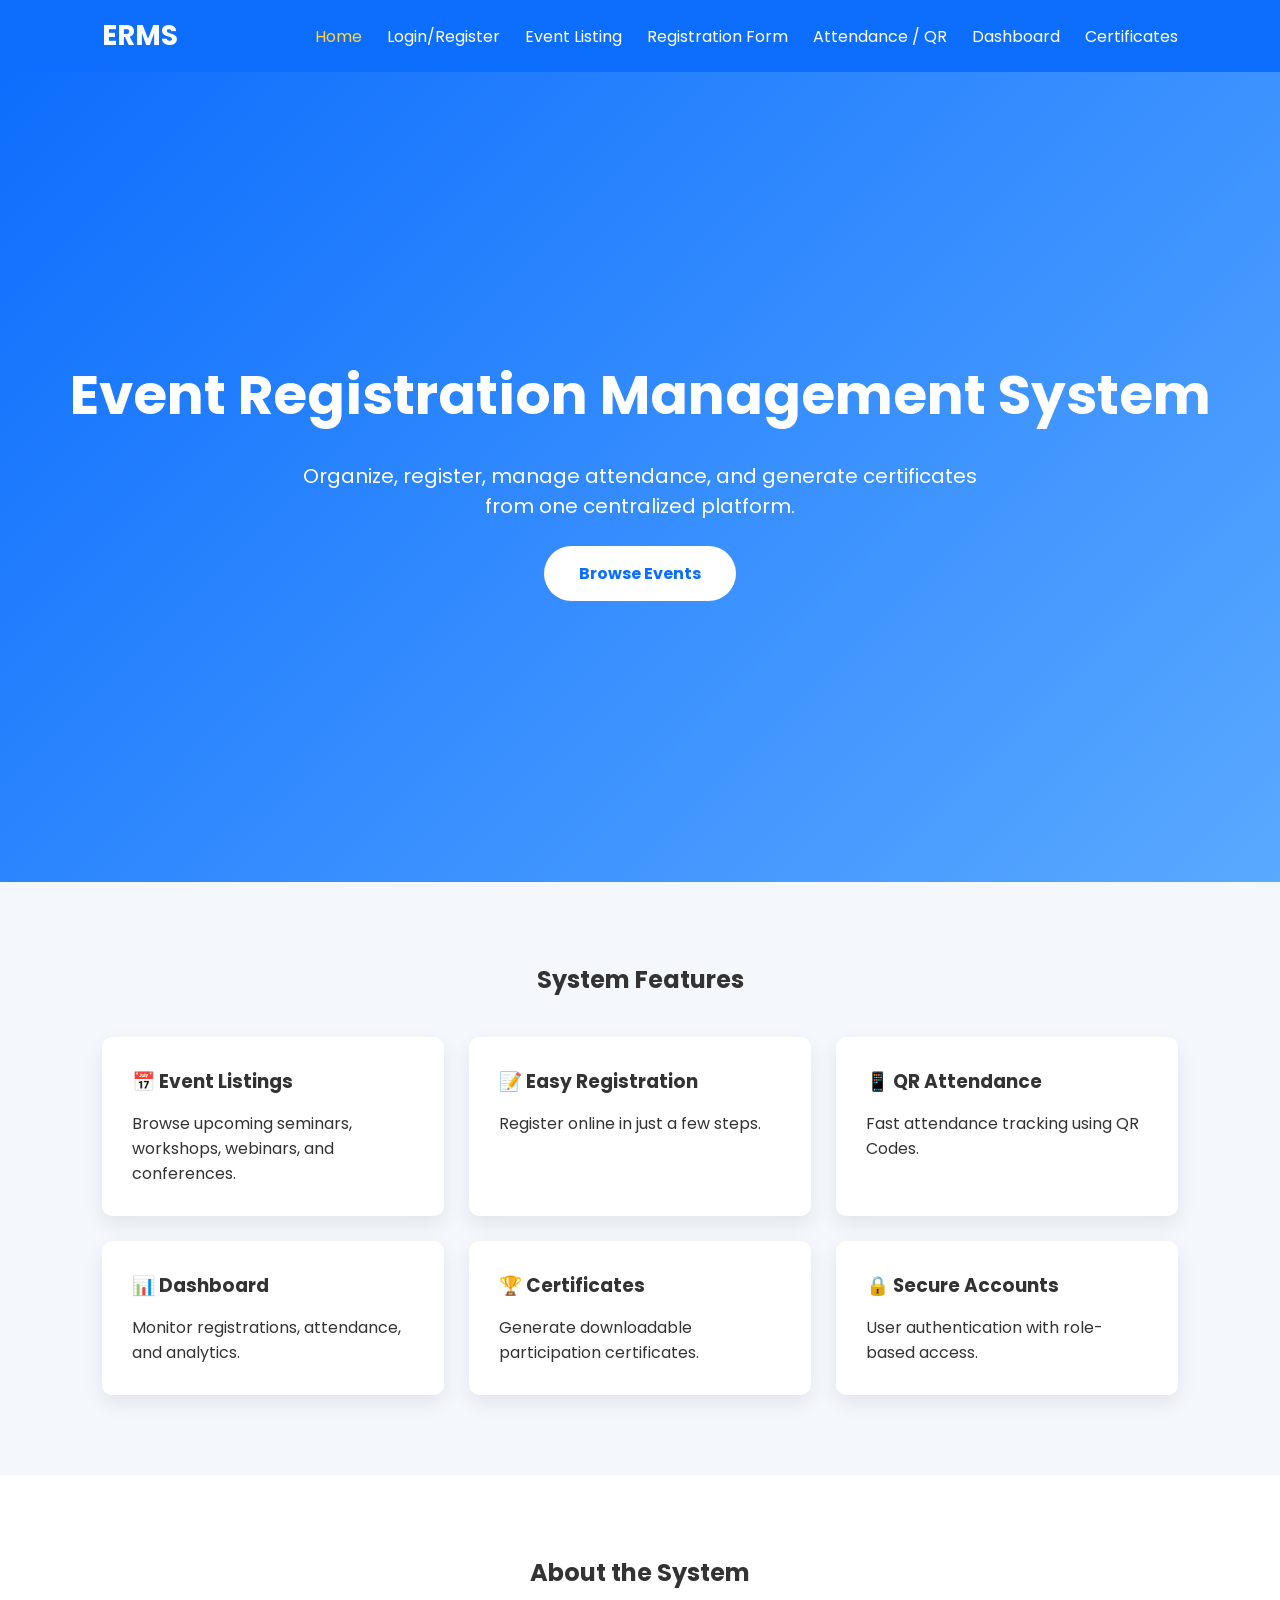
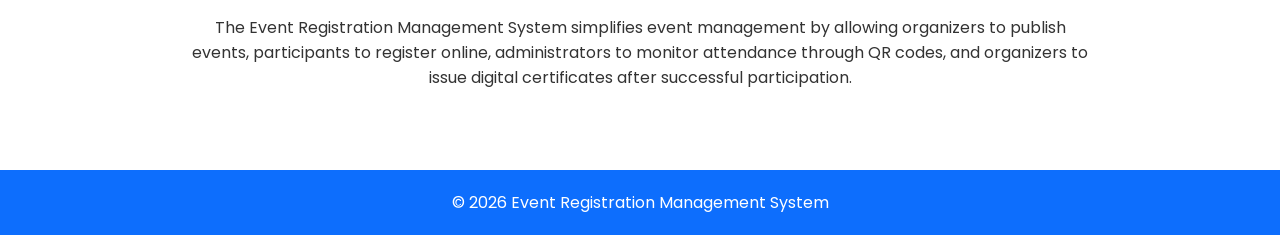
<file: index.html>
<!DOCTYPE html>
<html lang="en">

<head>
    <meta charset="UTF-8">
    <meta name="viewport" content="width=device-width, initial-scale=1.0">

    <title>Event Registration Management System</title>

    <link rel="stylesheet" href="style.css">

    <link href="https://fonts.googleapis.com/css2?family=Poppins:wght@300;400;500;600;700&display=swap"
        rel="stylesheet">
</head>

<body>

    <!-- Navigation -->

    <header>

        <nav class="navbar">

            <div class="logo">
                ERMS
            </div>

            <ul class="nav-links">

                <li><a href="index.html" class="active">Home</a></li>

                <li><a href="login.html">Login/Register</a></li>

                <li><a href="events.html">Event Listing</a></li>

                <li><a href="registration.html">Registration Form</a></li>

                <li><a href="attendance.html">Attendance / QR</a></li>

                <li><a href="dashboard.html">Dashboard</a></li>

                <li><a href="certificates.html">Certificates</a></li>

            </ul>

            <div class="menu-btn">

                ☰

            </div>

        </nav>

    </header>

    <!-- Hero -->

    <section class="hero">

        <div class="hero-content">

            <h1>Event Registration Management System</h1>

            <p>

                Organize, register, manage attendance, and generate certificates
                from one centralized platform.

            </p>

            <a href="pages/events.html" class="btn">
                Browse Events
            </a>

        </div>

    </section>

    <!-- Features -->

    <section class="features">

        <h2>System Features</h2>

        <div class="feature-grid">

            <div class="card">

                <h3>📅 Event Listings</h3>

                <p>
                    Browse upcoming seminars, workshops, webinars, and conferences.
                </p>

            </div>

            <div class="card">

                <h3>📝 Easy Registration</h3>

                <p>
                    Register online in just a few steps.
                </p>

            </div>

            <div class="card">

                <h3>📱 QR Attendance</h3>

                <p>
                    Fast attendance tracking using QR Codes.
                </p>

            </div>

            <div class="card">

                <h3>📊 Dashboard</h3>

                <p>
                    Monitor registrations, attendance, and analytics.
                </p>

            </div>

            <div class="card">

                <h3>🏆 Certificates</h3>

                <p>
                    Generate downloadable participation certificates.
                </p>

            </div>

            <div class="card">

                <h3>🔒 Secure Accounts</h3>

                <p>
                    User authentication with role-based access.
                </p>

            </div>

        </div>

    </section>

    <!-- About -->

    <section class="about">

        <div class="about-content">

            <h2>About the System</h2>

            <p>

                The Event Registration Management System simplifies event
                management by allowing organizers to publish events,
                participants to register online, administrators to monitor
                attendance through QR codes, and organizers to issue digital
                certificates after successful participation.

            </p>

        </div>

    </section>

    <!-- Footer -->

    <footer>

        <p>

            © 2026 Event Registration Management System

        </p>

    </footer>

    <script src="script.js"></script>

</body>

</html>
</file>
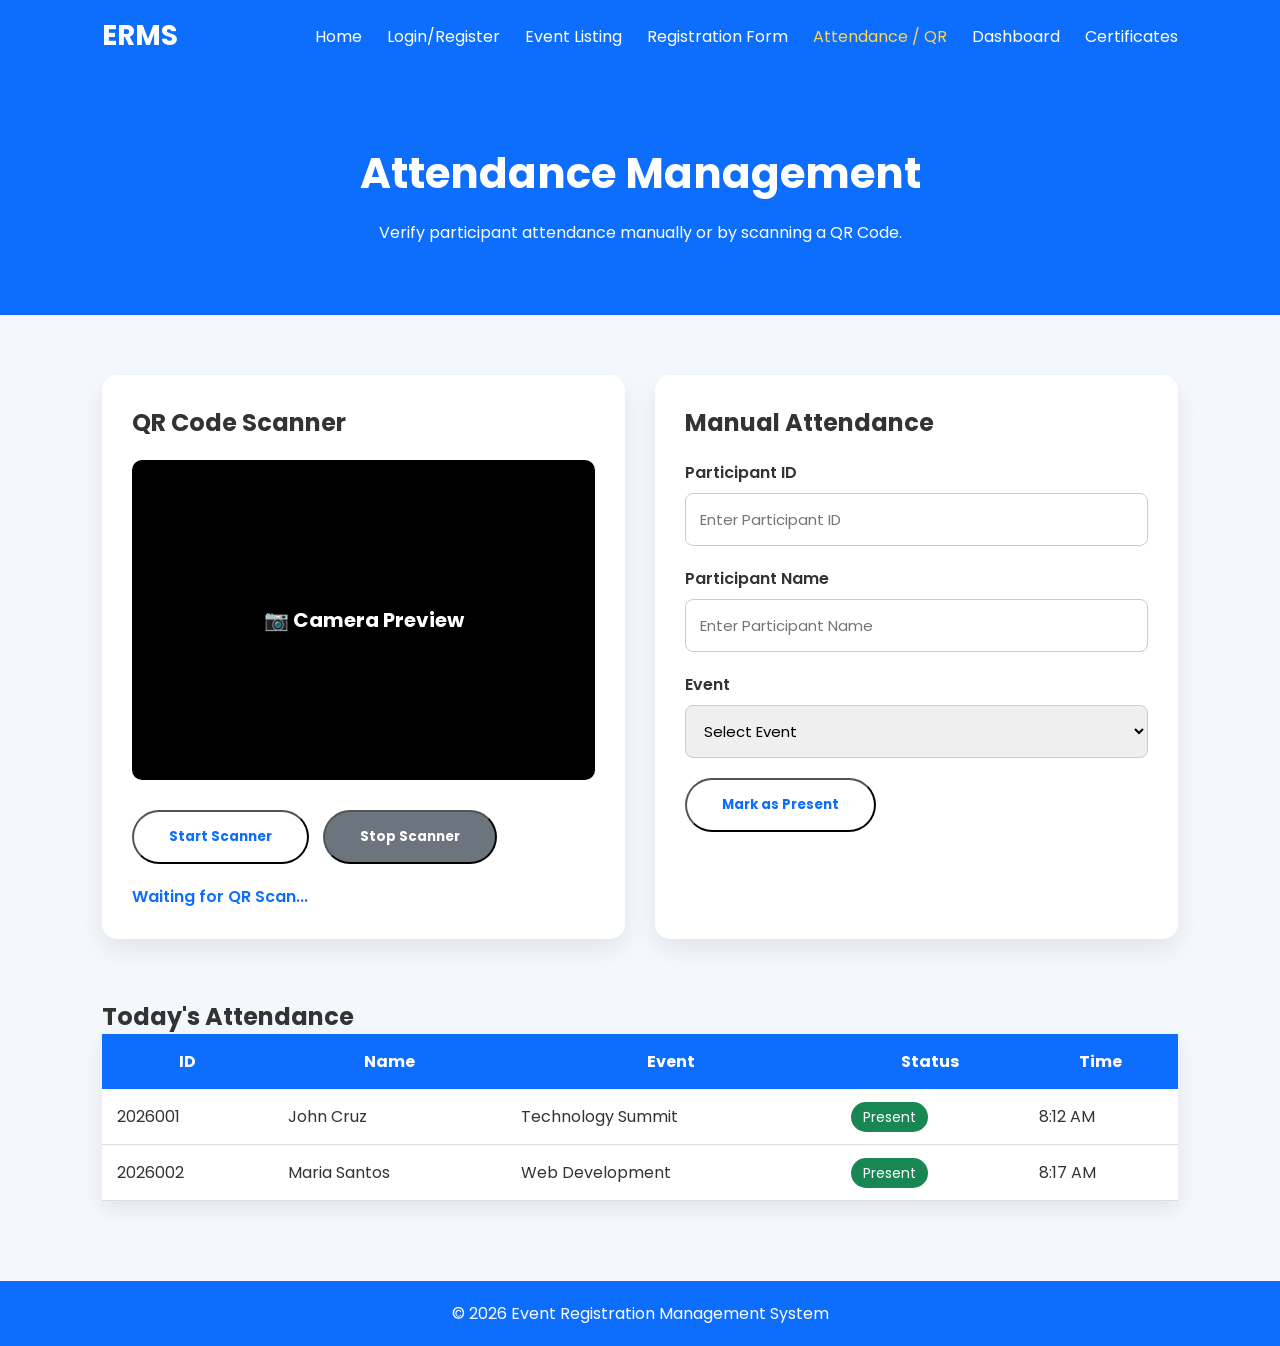
<file: attendance.html>
<!DOCTYPE html>
<html lang="en">

<head>

<meta charset="UTF-8">

<meta name="viewport"
content="width=device-width, initial-scale=1.0">

<title>Attendance Management</title>

<link rel="stylesheet"
href="style.css">

<link href="https://fonts.googleapis.com/css2?family=Poppins:wght@300;400;500;600;700&display=swap"
rel="stylesheet">

</head>

<body>

<header>

<nav class="navbar">

<div class="logo">

ERMS

</div>

<ul class="nav-links">

<li><a href="../index.html">Home</a></li>

<li><a href="login.html">Login/Register</a></li>

<li><a href="events.html">Event Listing</a></li>

<li><a href="registration.html">Registration Form</a></li>

<li><a href="attendance.html" class="active">Attendance / QR</a></li>

<li><a href="dashboard.html">Dashboard</a></li>

<li><a href="certificates.html">Certificates</a></li>

</ul>

<div class="menu-btn">

☰

</div>

</nav>

</header>

<section class="page-header">

<h1>Attendance Management</h1>

<p>

Verify participant attendance manually or by scanning a QR Code.

</p>

</section>

<section class="attendance-container">

<div class="attendance-card">

<h2>QR Code Scanner</h2>

<div class="scanner-box">

<video id="qr-video" autoplay></video>

<div class="scanner-overlay">

📷 Camera Preview

</div>

</div>

<button
class="btn"
id="startScanner">

Start Scanner

</button>

<button
class="btn secondary-btn"
id="stopScanner">

Stop Scanner

</button>

<p id="scanResult">

Waiting for QR Scan...

</p>

</div>

<div class="attendance-card">

<h2>Manual Attendance</h2>

<form id="attendanceForm">

<div class="form-group">

<label>Participant ID</label>

<input
type="text"
placeholder="Enter Participant ID"
required>

</div>

<div class="form-group">

<label>Participant Name</label>

<input
type="text"
placeholder="Enter Participant Name"
required>

</div>

<div class="form-group">

<label>Event</label>

<select required>

<option>Select Event</option>

<option>Modern Web Development</option>

<option>Technology Summit 2026</option>

<option>Cloud Computing Essentials</option>

<option>UI / UX Design Bootcamp</option>

</select>

</div>

<button
type="submit"
class="btn">

Mark as Present

</button>

</form>

</div>

</section>

<section class="attendance-log">

<h2>Today's Attendance</h2>

<table>

<thead>

<tr>

<th>ID</th>

<th>Name</th>

<th>Event</th>

<th>Status</th>

<th>Time</th>

</tr>

</thead>

<tbody id="attendanceTable">

<tr>

<td>2026001</td>

<td>John Cruz</td>

<td>Technology Summit</td>

<td><span class="present">Present</span></td>

<td>8:12 AM</td>

</tr>

<tr>

<td>2026002</td>

<td>Maria Santos</td>

<td>Web Development</td>

<td><span class="present">Present</span></td>

<td>8:17 AM</td>

</tr>

</tbody>

</table>

</section>

<footer>

<p>

© 2026 Event Registration Management System

</p>

</footer>

<script src="script.js"></script>

</body>

</html>
</file>
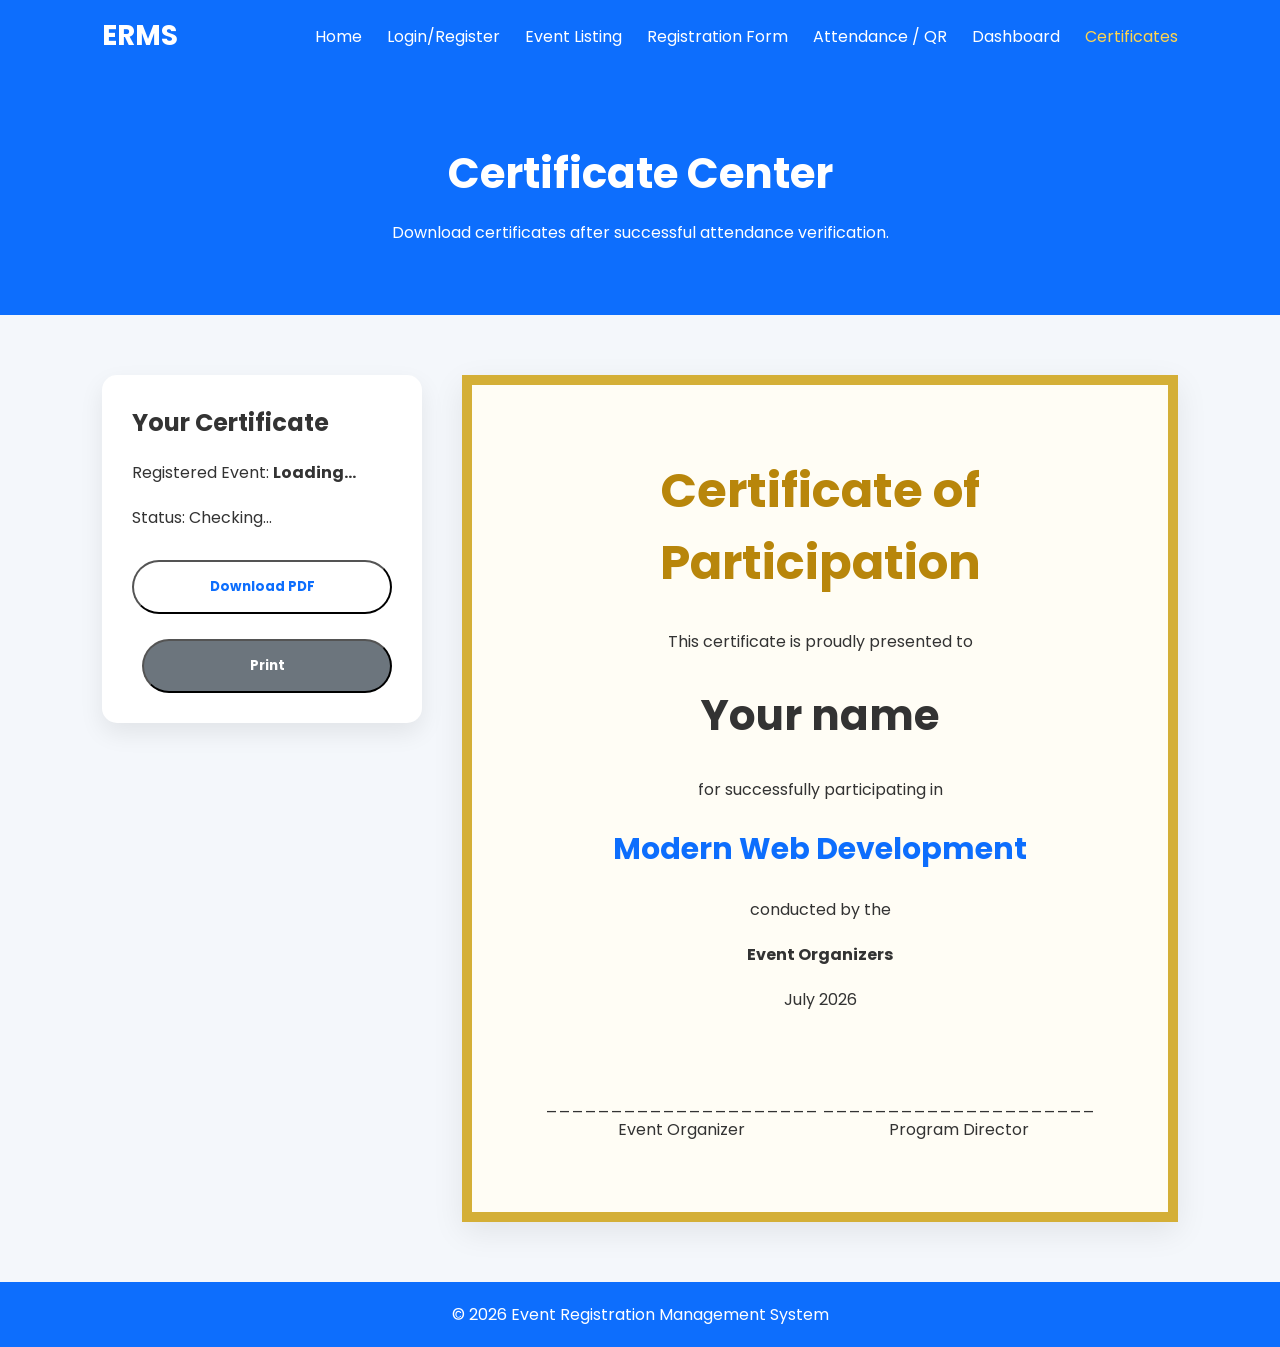
<file: certificates.html>
<!DOCTYPE html>
<html lang="en">

<head>

<meta charset="UTF-8">

<meta name="viewport"
content="width=device-width, initial-scale=1.0">

<title>Certificates</title>

<link rel="stylesheet"
href="style.css">

<link href="https://fonts.googleapis.com/css2?family=Poppins:wght@300;400;500;600;700&display=swap"
rel="stylesheet">

</head>

<body>

<header>

<nav class="navbar">

<div class="logo">

ERMS

</div>

<ul class="nav-links">

<li><a href="index.html">Home</a></li>

<li><a href="login.html">Login/Register</a></li>

<li><a href="events.html">Event Listing</a></li>

<li><a href="registration.html">Registration Form</a></li>

<li><a href="attendance.html">Attendance / QR</a></li>

<li><a href="dashboard.html">Dashboard</a></li>

<li><a href="certificates.html"
class="active">

Certificates

</a></li>

</ul>

<div class="menu-btn">

☰

</div>

</nav>

</header>

<section class="page-header">

<h1>Certificate Center</h1>

<p>

Download certificates after successful attendance verification.

</p>

</section>

<section class="certificate-page">

<div class="certificate-info">

<h2>Your Certificate</h2>

<p>

Registered Event:

<strong id="certificateEvent">

Loading...

</strong>

</p>

<p>

Status:

<span id="certificateStatus">

Checking...

</span>

</p>

<div class="certificate-actions">

<button
class="btn"
id="downloadCertificate">

Download PDF

</button>

<button
class="btn secondary-btn"
onclick="window.print()">

Print

</button>

</div>

</div>

<div class="certificate-preview"
id="certificatePreview">

<h1>

Certificate of Participation

</h1>

<p>

This certificate is proudly presented to

</p>

<h2>

Your name

</h2>

<p>

for successfully participating in

</p>

<h3 id="certificateTitle">

Modern Web Development

</h3>

<p>

conducted by the

</p>

<h4>

Event Organizers

</h4>

<p>

July 2026

</p>

<div class="signature">

<div>

_____________________

<br>

Event Organizer

</div>

<div>

_____________________

<br>

Program Director

</div>

</div>

</div>

</section>

<footer>

<p>

© 2026 Event Registration Management System

</p>

</footer>

<script src="script.js"></script>

</body>

</html>
</file>
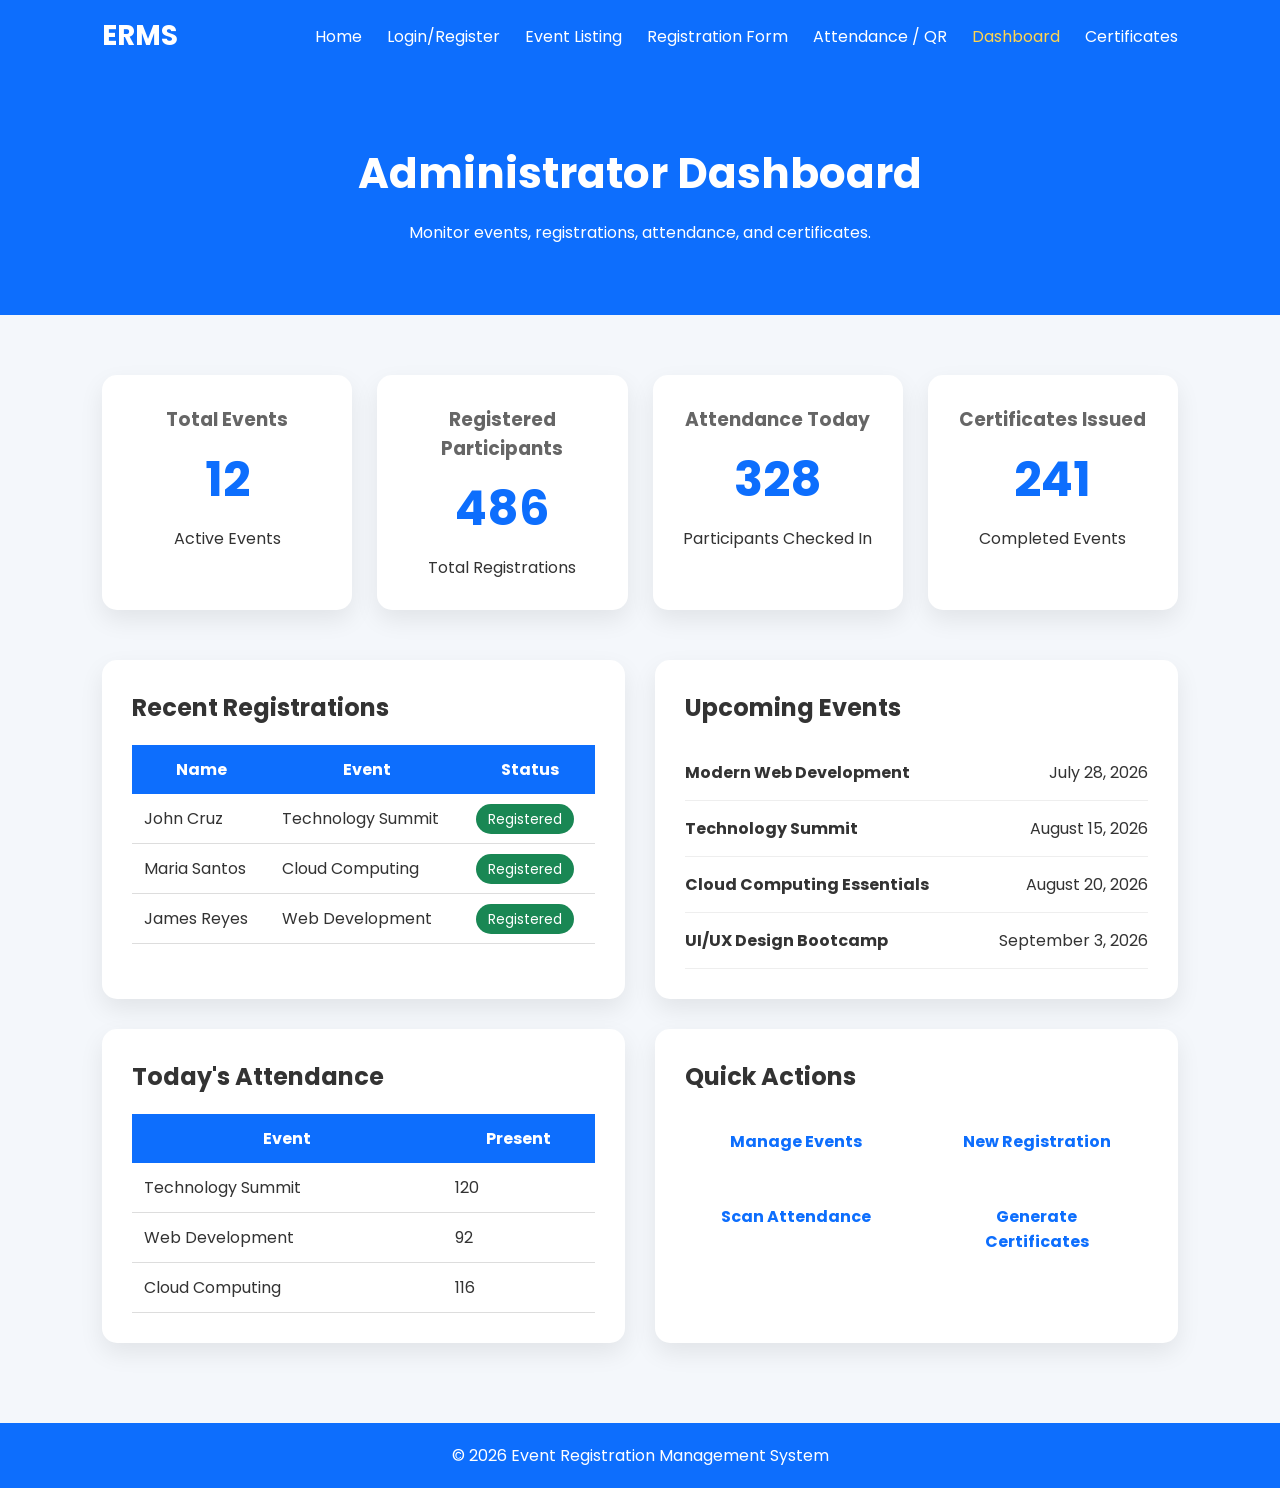
<file: dashboard.html>
<!DOCTYPE html>
<html lang="en">

<head>

<meta charset="UTF-8">

<meta name="viewport" content="width=device-width, initial-scale=1.0">

<title>Dashboard | Event Registration Management System</title>

<link rel="stylesheet" href="style.css">

<link href="https://fonts.googleapis.com/css2?family=Poppins:wght@300;400;500;600;700&display=swap"
rel="stylesheet">

</head>

<body>

<header>

<nav class="navbar">

<div class="logo">
ERMS
</div>

<ul class="nav-links">

<li><a href="index.html">Home</a></li>

<li><a href="login.html">Login/Register</a></li>

<li><a href="events.html">Event Listing</a></li>

<li><a href="registration.html">Registration Form</a></li>

<li><a href="attendance.html">Attendance / QR</a></li>

<li><a href="dashboard.html" class="active">Dashboard</a></li>

<li><a href="certificates.html">Certificates</a></li>

</ul>

<div class="menu-btn">☰</div>

</nav>

</header>

<section class="page-header">

<h1>Administrator Dashboard</h1>

<p>

Monitor events, registrations, attendance, and certificates.

</p>

</section>

<!-- Statistics -->

<section class="dashboard-cards">

<div class="dashboard-card">

<h3>Total Events</h3>

<h1>12</h1>

<p>Active Events</p>

</div>

<div class="dashboard-card">

<h3>Registered Participants</h3>

<h1>486</h1>

<p>Total Registrations</p>

</div>

<div class="dashboard-card">

<h3>Attendance Today</h3>

<h1>328</h1>

<p>Participants Checked In</p>

</div>

<div class="dashboard-card">

<h3>Certificates Issued</h3>

<h1>241</h1>

<p>Completed Events</p>

</div>

</section>

<!-- Dashboard Grid -->

<section class="dashboard-grid">

<!-- Recent Registrations -->

<div class="dashboard-panel">

<h2>Recent Registrations</h2>

<table>

<thead>

<tr>

<th>Name</th>

<th>Event</th>

<th>Status</th>

</tr>

</thead>

<tbody>

<tr>

<td>John Cruz</td>

<td>Technology Summit</td>

<td><span class="status registered">Registered</span></td>

</tr>

<tr>

<td>Maria Santos</td>

<td>Cloud Computing</td>

<td><span class="status registered">Registered</span></td>

</tr>

<tr>

<td>James Reyes</td>

<td>Web Development</td>

<td><span class="status registered">Registered</span></td>

</tr>

</tbody>

</table>

</div>

<!-- Upcoming Events -->

<div class="dashboard-panel">

<h2>Upcoming Events</h2>

<ul class="dashboard-list">

<li>

<strong>Modern Web Development</strong>

<span>July 28, 2026</span>

</li>

<li>

<strong>Technology Summit</strong>

<span>August 15, 2026</span>

</li>

<li>

<strong>Cloud Computing Essentials</strong>

<span>August 20, 2026</span>

</li>

<li>

<strong>UI/UX Design Bootcamp</strong>

<span>September 3, 2026</span>

</li>

</ul>

</div>

<!-- Attendance Summary -->

<div class="dashboard-panel">

<h2>Today's Attendance</h2>

<table>

<thead>

<tr>

<th>Event</th>

<th>Present</th>

</tr>

</thead>

<tbody>

<tr>

<td>Technology Summit</td>

<td>120</td>

</tr>

<tr>

<td>Web Development</td>

<td>92</td>

</tr>

<tr>

<td>Cloud Computing</td>

<td>116</td>

</tr>

</tbody>

</table>

</div>

<!-- Quick Actions -->

<div class="dashboard-panel">

<h2>Quick Actions</h2>

<div class="action-buttons">

<a href="events.html" class="btn">

Manage Events

</a>

<a href="registration.html" class="btn">

New Registration

</a>

<a href="attendance.html" class="btn">

Scan Attendance

</a>

<a href="certificates.html" class="btn">

Generate Certificates

</a>

</div>

</div>

</section>

<footer>

<p>

© 2026 Event Registration Management System

</p>

</footer>

<script src="script.js"></script>

</body>

</html>
</file>
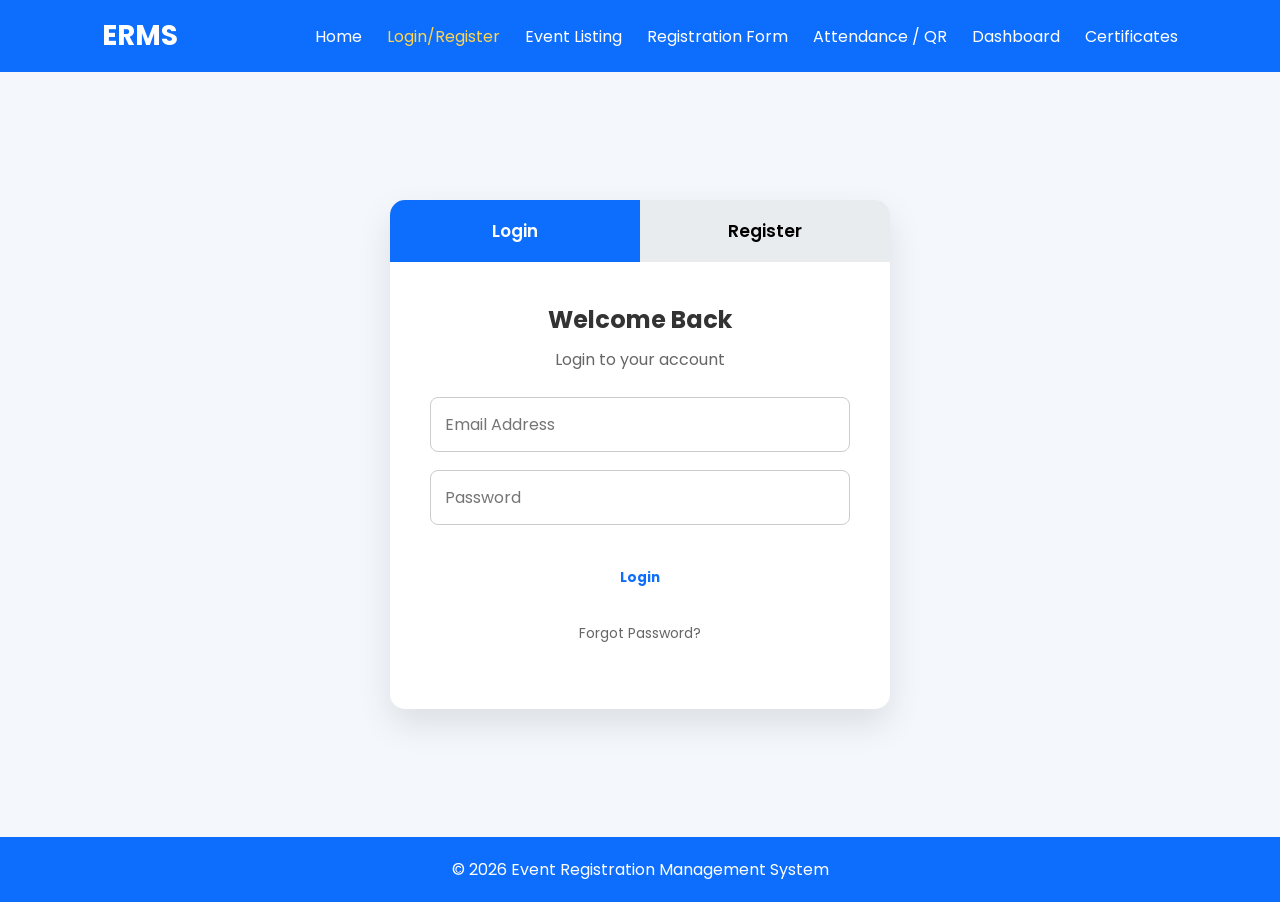
<file: login.html>
<!DOCTYPE html>
<html lang="en">

<head>
    <meta charset="UTF-8">
    <meta name="viewport" content="width=device-width, initial-scale=1.0">
    <title>Login | Event Registration Management System</title>

    <link rel="stylesheet" href="style.css">

    <link href="https://fonts.googleapis.com/css2?family=Poppins:wght@300;400;500;600;700&display=swap"
        rel="stylesheet">
</head>

<body>

    <!-- Navigation -->

    <header>

        <nav class="navbar">

            <div class="logo">ERMS</div>

            <ul class="nav-links">

                <li><a href="index.html">Home</a></li>

                <li><a href="login.html" class="active">Login/Register</a></li>

                <li><a href="events.html">Event Listing</a></li>

                <li><a href="registration.html">Registration Form</a></li>

                <li><a href="attendance.html">Attendance / QR</a></li>

                <li><a href="dashboard.html">Dashboard</a></li>

                <li><a href="certificates.html">Certificates</a></li>

            </ul>

            <div class="menu-btn">☰</div>

        </nav>

    </header>

    <!-- Login & Register -->

    <section class="auth-section">

        <div class="auth-container">

            <div class="form-toggle">

                <button class="toggle-btn active" id="loginBtn">
                    Login
                </button>

                <button class="toggle-btn" id="registerBtn">
                    Register
                </button>

            </div>

            <!-- LOGIN -->

            <form id="loginForm" class="auth-form">

                <h2>Welcome Back</h2>

                <p>Login to your account</p>

                <input type="email"
                    placeholder="Email Address"
                    required>

                <input type="password"
                    placeholder="Password"
                    required>

                <button type="submit"
                    class="btn auth-btn">
                    Login
                </button>

                <p class="small-text">
                    Forgot Password?
                </p>

            </form>

            <!-- REGISTER -->

            <form id="registerForm"
                class="auth-form hidden">

                <h2>Create Account</h2>

                <p>Register to join upcoming events</p>

                <input type="text"
                    placeholder="Full Name"
                    required>

                <input type="email"
                    placeholder="Email Address"
                    required>

                <input type="text"
                    placeholder="Contact Number"
                    required>

                <input type="password"
                    placeholder="Password"
                    required>

                <input type="password"
                    placeholder="Confirm Password"
                    required>

                <button type="submit"
                    class="btn auth-btn">
                    Register
                </button>

            </form>

        </div>

    </section>

    <footer>

        <p>
            © 2026 Event Registration Management System
        </p>

    </footer>

    <script src="script.js"></script>
    <script src="login.js"></script>

</body>

</html>
</file>
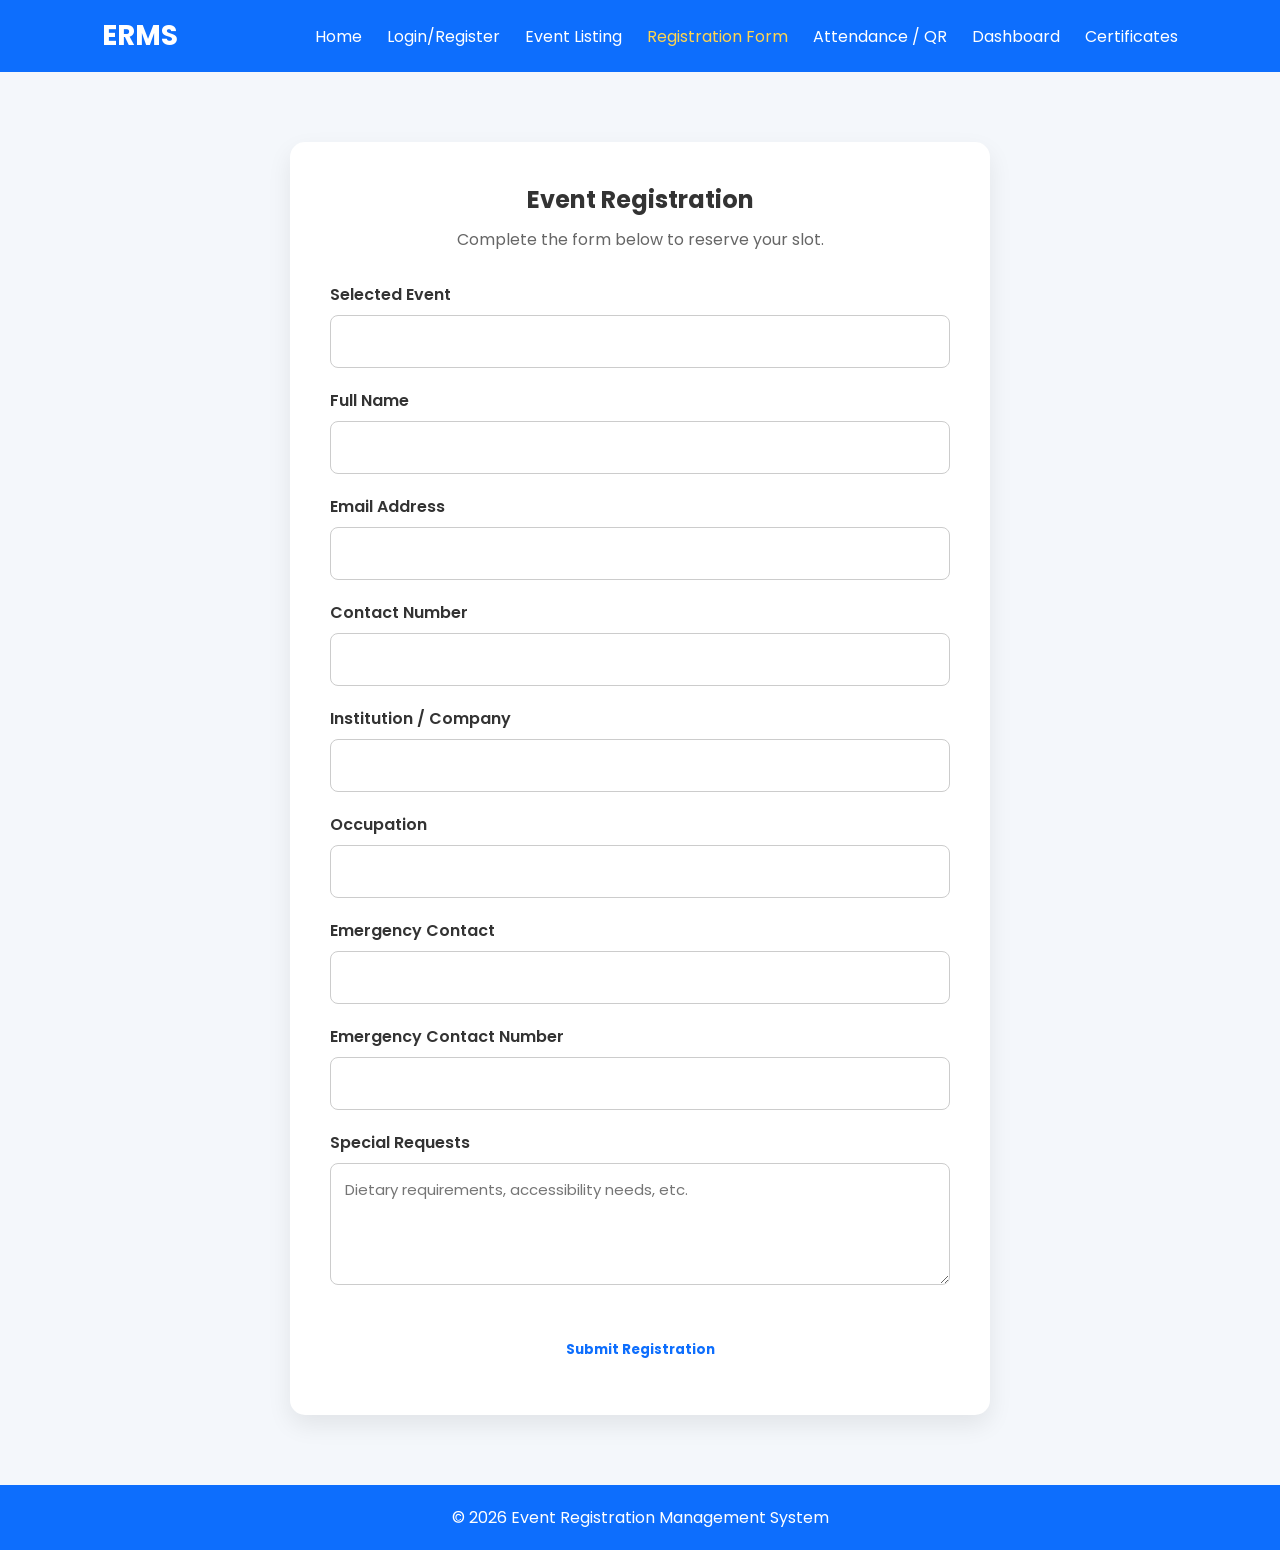
<file: registration.html>
<!DOCTYPE html>
<html lang="en">

<head>

<meta charset="UTF-8">

<meta name="viewport"
content="width=device-width, initial-scale=1.0">

<title>Event Registration</title>

<link rel="stylesheet"
href="style.css">

<link href="https://fonts.googleapis.com/css2?family=Poppins:wght@300;400;500;600;700&display=swap"
rel="stylesheet">

</head>

<body>

<header>

<nav class="navbar">

<div class="logo">

ERMS

</div>

<ul class="nav-links">

<li><a href="index.html">Home</a></li>

<li><a href="login.html">Login/Register</a></li>

<li><a href="events.html">Event Listing</a></li>

<li><a href="registration.html"
class="active">Registration Form</a></li>

<li><a href="attendance.html">Attendance / QR</a></li>

<li><a href="dashboard.html">Dashboard</a></li>

<li><a href="certificates.html">Certificates</a></li>

</ul>

<div class="menu-btn">

☰

</div>

</nav>

</header>

<section class="registration-section">

<div class="registration-card">

<h2>Event Registration</h2>

<p>

Complete the form below to reserve your slot.

</p>

<form id="registrationForm">

<div class="form-group">

<label>Selected Event</label>

<input
type="text"
id="selectedEvent"
readonly>

</div>

<div class="form-group">

<label>Full Name</label>

<input
type="text"
required>

</div>

<div class="form-group">

<label>Email Address</label>

<input
type="email"
required>

</div>

<div class="form-group">

<label>Contact Number</label>

<input
type="tel"
required>

</div>

<div class="form-group">

<label>Institution / Company</label>

<input
type="text">

</div>

<div class="form-group">

<label>Occupation</label>

<input
type="text">

</div>

<div class="form-group">

<label>Emergency Contact</label>

<input
type="text">

</div>

<div class="form-group">

<label>Emergency Contact Number</label>

<input
type="tel">

</div>

<div class="form-group">

<label>Special Requests</label>

<textarea
rows="4"
placeholder="Dietary requirements, accessibility needs, etc."></textarea>

</div>

<button
type="submit"
class="btn register-submit">

Submit Registration

</button>

</form>

</div>

</section>

<footer>

<p>

© 2026 Event Registration Management System

</p>

</footer>

<script src="script.js"></script>

</body>

</html>
</file>
<file: style.css>
*{
    margin:0;
    padding:0;
    box-sizing:border-box;
    font-family:'Poppins',sans-serif;
}

body{
    background:#f4f7fb;
    color:#333;
}

/* Navigation */

.navbar{

    display:flex;
    justify-content:space-between;
    align-items:center;

    background:#0d6efd;

    padding:15px 8%;

    color:white;

    position:sticky;
    top:0;
    z-index:1000;
}

.logo{

    font-size:28px;
    font-weight:bold;
}

.nav-links{

    display:flex;
    list-style:none;
}

.nav-links li{

    margin-left:25px;
}

.nav-links a{

    color:white;
    text-decoration:none;
    transition:.3s;
}

.nav-links a:hover,
.nav-links .active{

    color:#ffd54f;
}

.menu-btn{

    display:none;
    font-size:28px;
    cursor:pointer;
}

/* Hero */

.hero{

    height:90vh;

    display:flex;
    justify-content:center;
    align-items:center;

    text-align:center;

    background:linear-gradient(135deg,#0d6efd,#5aa9ff);

    color:white;

    padding:20px;
}

.hero h1{

    font-size:55px;
}

.hero p{

    margin:25px auto;
    max-width:700px;
    font-size:20px;
}

.btn{

    display:inline-block;

    padding:15px 35px;

    background:white;

    color:#0d6efd;

    border-radius:30px;

    text-decoration:none;

    font-weight:bold;

    transition:.3s;
}

.btn:hover{

    background:#ffd54f;
}

/* Features */

.features{

    padding:80px 8%;
}

.features h2{

    text-align:center;
    margin-bottom:40px;
}

.feature-grid{

    display:grid;

    grid-template-columns:repeat(auto-fit,minmax(260px,1fr));

    gap:25px;
}

.card{

    background:white;

    border-radius:10px;

    padding:30px;

    box-shadow:0 8px 20px rgba(0,0,0,.08);

    transition:.3s;
}

.card:hover{

    transform:translateY(-8px);
}

.card h3{

    margin-bottom:15px;
}

/* About */

.about{

    background:white;

    padding:80px 8%;
}

.about-content{

    max-width:900px;
    margin:auto;
    text-align:center;
}

.about h2{

    margin-bottom:25px;
}

/* Footer */

footer{

    background:#0d6efd;

    color:white;

    text-align:center;

    padding:20px;
}

/* Responsive */

@media(max-width:900px){

.nav-links{

    position:absolute;

    top:75px;
    right:-100%;

    width:280px;

    background:#0d6efd;

    flex-direction:column;

    transition:.4s;
}

.nav-links.active{

    right:0;
}

.nav-links li{

    margin:20px;
}

.menu-btn{

    display:block;
}

.hero h1{

    font-size:38px;
}

.hero p{

    font-size:18px;
}

}
/* ==========================================
   LOGIN & REGISTRATION
========================================== */

.auth-section{

    min-height:85vh;

    display:flex;

    justify-content:center;

    align-items:center;

    padding:60px 20px;

}

.auth-container{

    width:100%;

    max-width:500px;

    background:white;

    border-radius:15px;

    box-shadow:0 15px 35px rgba(0,0,0,.1);

    overflow:hidden;

}

.form-toggle{

    display:flex;
}

.toggle-btn{

    flex:1;

    padding:18px;

    border:none;

    cursor:pointer;

    background:#e9ecef;

    font-size:17px;

    font-weight:600;

    transition:.3s;

}

.toggle-btn.active{

    background:#0d6efd;

    color:white;

}

.auth-form{

    padding:40px;

    display:flex;

    flex-direction:column;

}

.auth-form h2{

    margin-bottom:10px;

    text-align:center;

}

.auth-form p{

    text-align:center;

    margin-bottom:25px;

    color:#666;

}

.auth-form input{

    padding:14px;

    margin-bottom:18px;

    border:1px solid #ccc;

    border-radius:8px;

    font-size:16px;

}

.auth-form input:focus{

    outline:none;

    border-color:#0d6efd;

}

.auth-btn{

    width:100%;

    border:none;

    cursor:pointer;

    margin-top:10px;

}

.small-text{

    margin-top:20px;

    font-size:14px;

    color:#0d6efd;

    cursor:pointer;

}

.hidden{

    display:none;

}

@media(max-width:600px){

.auth-container{

    width:95%;

}

.auth-form{

    padding:25px;

}

}
/* ==========================================
   EVENT LISTING
========================================== */

.page-header{

    background:#0d6efd;
    color:white;

    text-align:center;

    padding:70px 20px;

}

.page-header h1{

    font-size:42px;

}

.page-header p{

    margin-top:15px;

}

.event-controls{

    display:flex;

    justify-content:center;

    gap:20px;

    flex-wrap:wrap;

    padding:40px 8%;

}

.event-controls input,
.event-controls select{

    padding:14px;

    border:1px solid #ccc;

    border-radius:8px;

    font-size:16px;

}

.event-controls input{

    width:350px;

}

.events-grid{

    display:grid;

    grid-template-columns:repeat(auto-fit,minmax(330px,1fr));

    gap:30px;

    padding:0 8% 80px;

}

.event-card{

    background:white;

    border-radius:12px;

    overflow:hidden;

    box-shadow:0 8px 25px rgba(0,0,0,.08);

    transition:.3s;

}

.event-card:hover{

    transform:translateY(-8px);

}

.event-card img{

    width:100%;

    height:220px;

    object-fit:cover;

}

.event-content{

    padding:25px;

}

.event-content h3{

    margin:15px 0;

}

.event-content p{

    color:#666;

}

.event-content ul{

    list-style:none;

    margin:20px 0;

}

.event-content ul li{

    margin-bottom:10px;

}

.badge{

    display:inline-block;

    color:white;

    padding:5px 12px;

    border-radius:20px;

    font-size:13px;

    font-weight:600;

}

.seminar{

    background:#198754;

}

.workshop{

    background:#fd7e14;

}

.conference{

    background:#6f42c1;

}

.webinar{

    background:#dc3545;

}

@media(max-width:768px){

.event-controls{

    flex-direction:column;

    align-items:center;

}

.event-controls input{

    width:100%;

}

}

/* ==========================================
   REGISTRATION PAGE
========================================== */

.registration-section{

padding:70px 8%;

display:flex;

justify-content:center;

}

.registration-card{

background:white;

width:100%;

max-width:700px;

padding:40px;

border-radius:15px;

box-shadow:0 10px 25px rgba(0,0,0,.08);

}

.registration-card h2{

text-align:center;

margin-bottom:10px;

}

.registration-card p{

text-align:center;

margin-bottom:30px;

color:#666;

}

.form-group{

display:flex;

flex-direction:column;

margin-bottom:20px;

}

.form-group label{

margin-bottom:8px;

font-weight:600;

}

.form-group input,
.form-group textarea,
.form-group select{

padding:14px;

border:1px solid #ccc;

border-radius:8px;

font-size:15px;

}

.form-group textarea{

resize:vertical;

}

.form-group input:focus,
.form-group textarea:focus{

outline:none;

border-color:#0d6efd;

}

.register-submit{

width:100%;

border:none;

cursor:pointer;

margin-top:20px;

}

/* ==========================================
   REGISTRATION PAGE
========================================== */

.registration-section{

padding:70px 8%;

display:flex;

justify-content:center;

}

.registration-card{

background:white;

width:100%;

max-width:700px;

padding:40px;

border-radius:15px;

box-shadow:0 10px 25px rgba(0,0,0,.08);

}

.registration-card h2{

text-align:center;

margin-bottom:10px;

}

.registration-card p{

text-align:center;

margin-bottom:30px;

color:#666;

}

.form-group{

display:flex;

flex-direction:column;

margin-bottom:20px;

}

.form-group label{

margin-bottom:8px;

font-weight:600;

}

.form-group input,
.form-group textarea,
.form-group select{

padding:14px;

border:1px solid #ccc;

border-radius:8px;

font-size:15px;

}

.form-group textarea{

resize:vertical;

}

.form-group input:focus,
.form-group textarea:focus{

outline:none;

border-color:#0d6efd;

}

.register-submit{

width:100%;

border:none;

cursor:pointer;

margin-top:20px;

}

/* ==========================================
   ATTENDANCE PAGE
========================================== */

.attendance-container{

display:grid;

grid-template-columns:repeat(auto-fit,minmax(400px,1fr));

gap:30px;

padding:60px 8%;

}

.attendance-card{

background:white;

padding:30px;

border-radius:15px;

box-shadow:0 10px 25px rgba(0,0,0,.08);

}

.attendance-card h2{

margin-bottom:20px;

}

.scanner-box{

height:320px;

background:#222;

border-radius:10px;

position:relative;

overflow:hidden;

display:flex;

justify-content:center;

align-items:center;

margin-bottom:20px;

}

#qr-video{

width:100%;

height:100%;

object-fit:cover;

background:black;

}

.scanner-overlay{

position:absolute;

color:white;

font-size:20px;

font-weight:bold;

background:rgba(0,0,0,.5);

padding:12px 25px;

border-radius:30px;

}

.secondary-btn{

background:#6c757d;

color:white;

margin-top:10px;

margin-left:10px;

}

#scanResult{

margin-top:20px;

font-weight:600;

color:#0d6efd;

}

.attendance-log{

padding:0 8% 80px;

}

.attendance-log table{

width:100%;

border-collapse:collapse;

background:white;

box-shadow:0 8px 20px rgba(0,0,0,.08);

}

.attendance-log th{

background:#0d6efd;

color:white;

padding:15px;

}

.attendance-log td{

padding:15px;

border-bottom:1px solid #ddd;

}

.present{

background:#198754;

color:white;

padding:5px 12px;

border-radius:20px;

font-size:14px;

}

/* ==========================================
   DASHBOARD
========================================== */

.dashboard-cards{

display:grid;

grid-template-columns:repeat(auto-fit,minmax(220px,1fr));

gap:25px;

padding:60px 8% 30px;

}

.dashboard-card{

background:white;

padding:30px;

border-radius:15px;

text-align:center;

box-shadow:0 10px 25px rgba(0,0,0,.08);

transition:.3s;

}

.dashboard-card:hover{

transform:translateY(-8px);

}

.dashboard-card h3{

color:#666;

margin-bottom:10px;

}

.dashboard-card h1{

font-size:48px;

color:#0d6efd;

margin:10px 0;

}

.dashboard-grid{

display:grid;

grid-template-columns:repeat(auto-fit,minmax(450px,1fr));

gap:30px;

padding:20px 8% 80px;

}

.dashboard-panel{

background:white;

padding:30px;

border-radius:15px;

box-shadow:0 10px 25px rgba(0,0,0,.08);

}

.dashboard-panel h2{

margin-bottom:20px;

}

.dashboard-panel table{

width:100%;

border-collapse:collapse;

}

.dashboard-panel th{

background:#0d6efd;

color:white;

padding:12px;

}

.dashboard-panel td{

padding:12px;

border-bottom:1px solid #ddd;

}

.dashboard-list{

list-style:none;

}

.dashboard-list li{

display:flex;

justify-content:space-between;

padding:15px 0;

border-bottom:1px solid #eee;

}

.status{

padding:5px 12px;

border-radius:20px;

font-size:14px;

color:white;

}

.registered{

background:#198754;

}

.action-buttons{

display:grid;

grid-template-columns:repeat(2,1fr);

gap:20px;

margin-top:20px;

}

.action-buttons .btn{

text-align:center;

}

@media(max-width:768px){

.dashboard-grid{

grid-template-columns:1fr;

}

.action-buttons{

grid-template-columns:1fr;

}

}

/* ==========================================
   CERTIFICATE PAGE
========================================== */

.certificate-page{

padding:60px 8%;

display:grid;

grid-template-columns:320px 1fr;

gap:40px;

}

.certificate-info{

background:white;

padding:30px;

border-radius:15px;

box-shadow:0 10px 25px rgba(0,0,0,.08);

height:fit-content;

}

.certificate-info h2{

margin-bottom:20px;

}

.certificate-info p{

margin:20px 0;

}

.certificate-actions{

display:flex;

flex-direction:column;

gap:15px;

margin-top:30px;

}

.certificate-preview{

background:#fffdf5;

border:10px solid #d4af37;

padding:70px;

text-align:center;

box-shadow:0 10px 30px rgba(0,0,0,.08);

}

.certificate-preview h1{

font-size:48px;

color:#b8860b;

margin-bottom:30px;

}

.certificate-preview h2{

font-size:42px;

margin:30px 0;

}

.certificate-preview h3{

font-size:30px;

color:#0d6efd;

margin:25px 0;

}

.certificate-preview h4{

margin:20px 0;

}

.signature{

display:flex;

justify-content:space-around;

margin-top:80px;

}

.eligible{

color:#198754;

font-weight:bold;

}

.pending{

color:#dc3545;

font-weight:bold;

}

@media(max-width:900px){

.certificate-page{

grid-template-columns:1fr;

}

.certificate-preview{

padding:35px;

}

.certificate-preview h1{

font-size:32px;

}

.certificate-preview h2{

font-size:28px;

}

}
</file>
